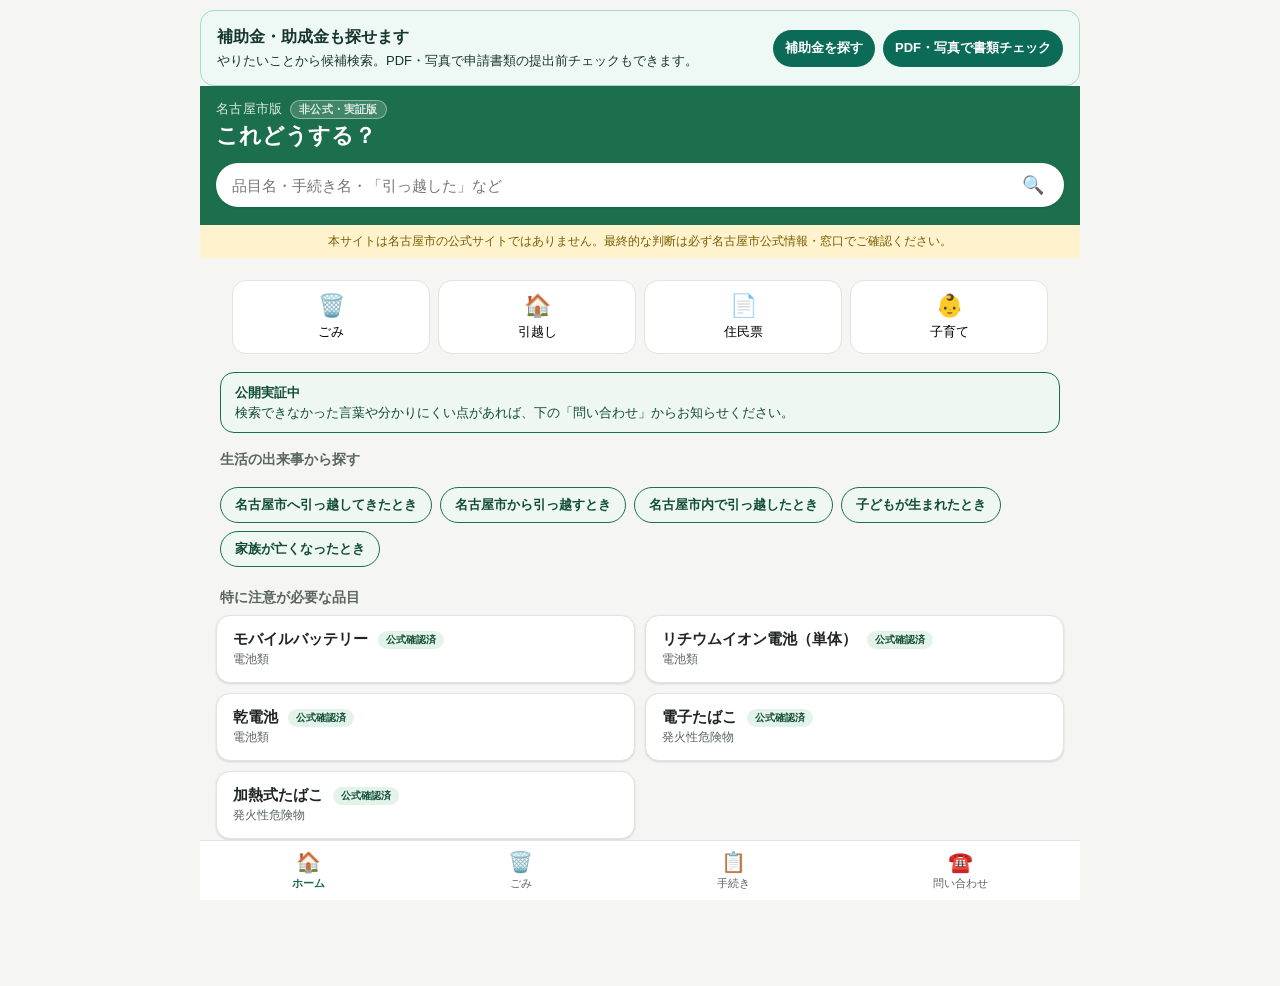
<file: index.html>
<!DOCTYPE html>
<html lang="ja">
<head>
<meta charset="UTF-8" />
<meta name="viewport" content="width=device-width, initial-scale=1" />
<meta http-equiv="refresh" content="0; url=src/app/index.html" />
<title>これどうする？ 名古屋市版｜非公式・実証版</title>
<meta name="description" content="名古屋市の公式情報をもとに、ごみ・主要手続に加え、補助金・助成金候補検索とPDF・写真による申請書類の提出前チェックを行う非公式の実証サービスです。最終確認は名古屋市公式情報をご利用ください。" />
<meta property="og:type" content="website" />
<meta property="og:site_name" content="これどうする？ 名古屋市版" />
<meta property="og:title" content="これどうする？ 名古屋市版｜非公式・実証版" />
<meta property="og:description" content="名古屋市の公式情報をもとに、ごみ・主要手続に加え、補助金・助成金候補検索とPDF・写真による申請書類の提出前チェックを行う非公式の実証サービスです。最終確認は名古屋市公式情報をご利用ください。" />
<meta property="og:url" content="https://fukuoka1980521-beep.github.io/kore-dousuru-nagoya/" />
<meta name="twitter:card" content="summary" />
<meta name="twitter:title" content="これどうする？ 名古屋市版｜非公式・実証版" />
<meta name="twitter:description" content="名古屋市の公式情報をもとに、ごみ・主要手続に加え、補助金・助成金候補検索とPDF・写真による申請書類の提出前チェックを行う非公式の実証サービスです。最終確認は名古屋市公式情報をご利用ください。" />
<script>location.replace('src/app/index.html');</script>
</head>
<body>
<p><a href="src/app/index.html">これどうする？ 名古屋市版 を開く</a></p><p><a href="src/app/assist/index.html">補助金・申請チェックを開く</a></p>
<p>本サイトは名古屋市の公式サイトではない非公式の公開実証版です。</p>
</body>
</html>
</file>
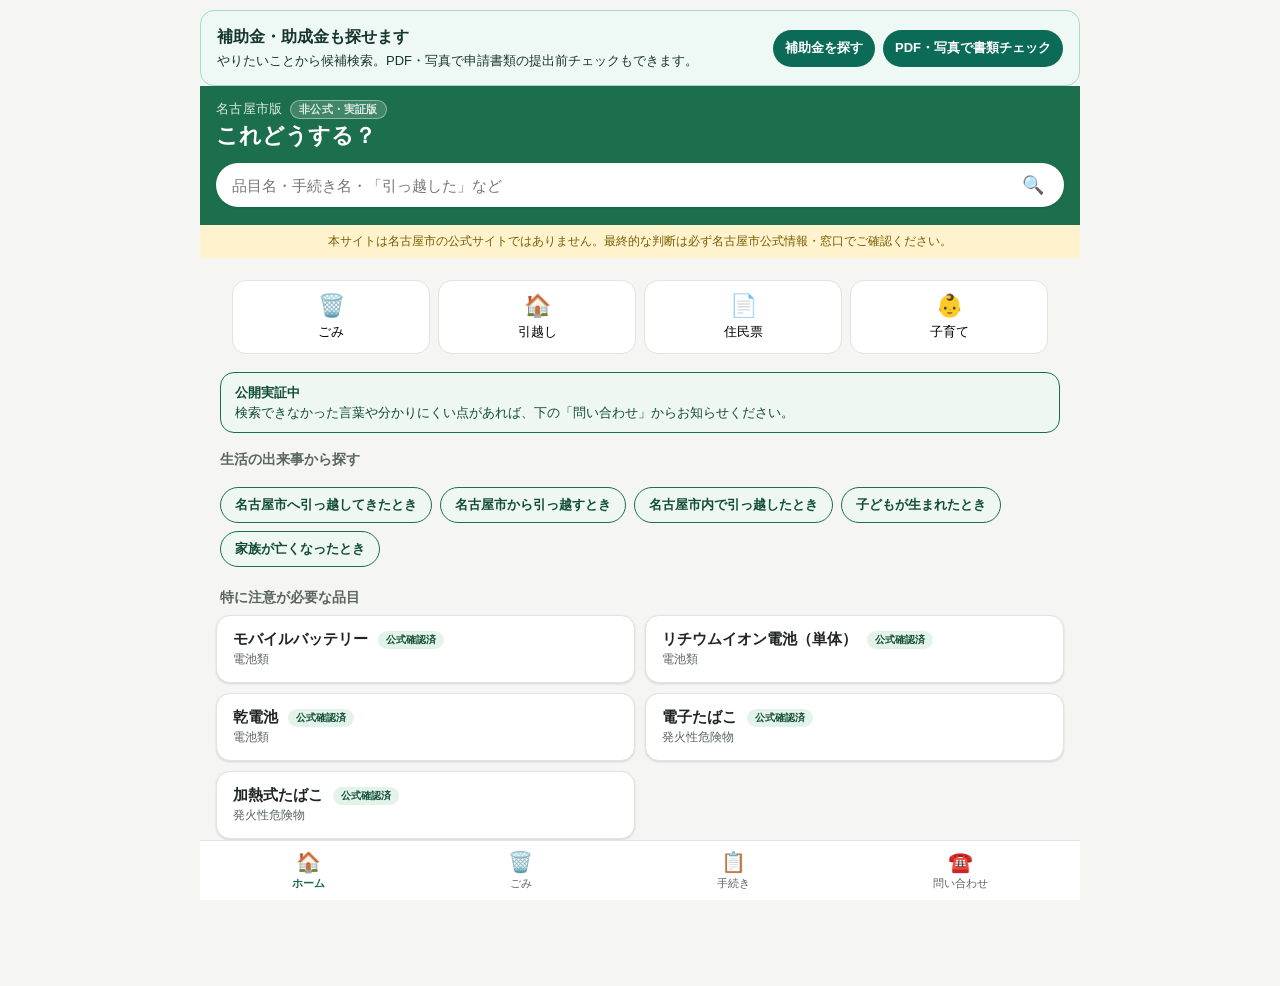
<file: src/app/index.html>
<!doctype html>
<html lang="ja">
<head>
<meta charset="utf-8" />
<meta name="viewport" content="width=device-width, initial-scale=1, viewport-fit=cover" />
<title>これどうする？ 名古屋市版｜非公式・実証版</title>
<meta name="description" content="名古屋市の公式情報をもとに、ごみの出し方や主要な生活手続を「次に何をすればよいか」の形で確認する非公式の実証サービスです。最終確認は名古屋市公式情報をご利用ください。" />
<meta property="og:type" content="website" />
<meta property="og:site_name" content="これどうする？ 名古屋市版" />
<meta property="og:title" content="これどうする？ 名古屋市版｜非公式・実証版" />
<meta property="og:description" content="名古屋市の公式情報をもとに、ごみの出し方や主要な生活手続を「次に何をすればよいか」の形で確認する非公式の実証サービスです。最終確認は名古屋市公式情報をご利用ください。" />
<meta property="og:url" content="https://fukuoka1980521-beep.github.io/kore-dousuru-nagoya/" />
<meta name="twitter:card" content="summary" />
<meta name="twitter:title" content="これどうする？ 名古屋市版｜非公式・実証版" />
<meta name="twitter:description" content="名古屋市の公式情報をもとに、ごみの出し方や主要な生活手続を「次に何をすればよいか」の形で確認する非公式の実証サービスです。最終確認は名古屋市公式情報をご利用ください。" />
<link rel="stylesheet" href="style.css" />
<style>
.assist-launch{max-width:880px;margin:10px auto 0;padding:14px 16px;background:#eef8f5;border:1px solid #a8d8ca;border-radius:14px;display:flex;gap:14px;align-items:center;justify-content:space-between;font-family:-apple-system,BlinkMacSystemFont,"Segoe UI","Yu Gothic UI",Meiryo,sans-serif;color:#17352f;line-height:1.45}
.assist-launch b{font-size:16px}.assist-launch span{font-size:13px}.assist-launch-actions{display:flex;gap:8px;flex-wrap:wrap}.assist-launch-actions a{display:inline-block;background:#0b6b57;color:#fff;text-decoration:none;font-weight:700;padding:9px 12px;border-radius:999px;font-size:13px;white-space:nowrap}.assist-launch-actions a:focus-visible{outline:3px solid #005fcc;outline-offset:3px}
@media(max-width:700px){.assist-launch{margin:8px 8px 0;align-items:stretch;flex-direction:column}.assist-launch-actions a{flex:1;text-align:center}}
</style></head>
<body>
<div class="assist-launch" role="region" aria-label="補助金・申請チェック">
  <div><b>補助金・助成金も探せます</b><br><span>やりたいことから候補検索。PDF・写真で申請書類の提出前チェックもできます。</span></div>
  <div class="assist-launch-actions"><a href="assist/index.html#subsidy">補助金を探す</a><a href="assist/index.html#documents">PDF・写真で書類チェック</a></div>
</div><div id="app">読み込み中…</div>
<script src="../../municipalities/shared/core.js"></script>
<script src="support-overlay.js"></script>
<script src="coverage-gap-overlay.js"></script>
<script src="app.js"></script>
</body>
</html>
</file>
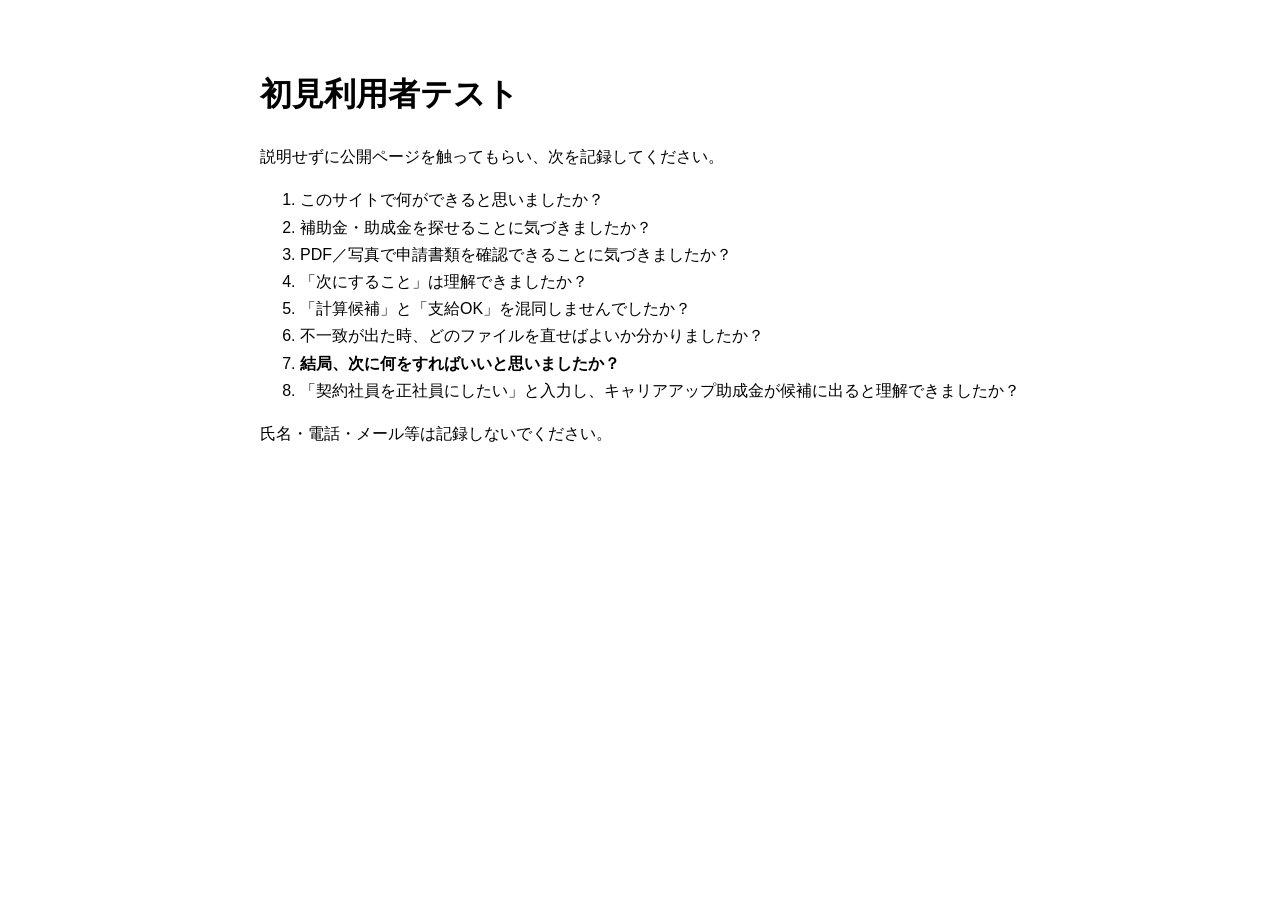
<file: handa/HUMAN_VALIDATION.html>
<!doctype html><html lang="ja"><meta charset="utf-8"><meta name="viewport" content="width=device-width,initial-scale=1"><title>どうする半田 Human Validation</title><body style="font-family:sans-serif;max-width:760px;margin:30px auto;padding:16px;line-height:1.7"><h1>初見利用者テスト</h1><p>説明せずに公開ページを触ってもらい、次を記録してください。</p><ol><li>このサイトで何ができると思いましたか？</li><li>補助金・助成金を探せることに気づきましたか？</li><li>PDF／写真で申請書類を確認できることに気づきましたか？</li><li>「次にすること」は理解できましたか？</li><li>「計算候補」と「支給OK」を混同しませんでしたか？</li><li>不一致が出た時、どのファイルを直せばよいか分かりましたか？</li><li><b>結局、次に何をすればいいと思いましたか？</b></li><li>「契約社員を正社員にしたい」と入力し、キャリアアップ助成金が候補に出ると理解できましたか？</li></ol><p>氏名・電話・メール等は記録しないでください。</p></body></html>
</file>
<file: src/app/style.css>
:root {
  --bg: #f5f6f4;
  --surface: #ffffff;
  --text: #1f2622;
  --text-sub: #5a6560;
  --brand: #1b6f4c;
  --brand-dark: #114c34;
  --accent: #e08b1d;
  --danger: #c0392b;
  --border: #e1e4e0;
  --radius: 14px;
  --shadow: 0 1px 3px rgba(0, 0, 0, 0.08), 0 1px 2px rgba(0, 0, 0, 0.06);
  font-size: 16px;
}

* { box-sizing: border-box; }

body {
  margin: 0;
  font-family: "Hiragino Sans", "Yu Gothic", "Noto Sans JP", sans-serif;
  background: var(--bg);
  color: var(--text);
  -webkit-text-size-adjust: 100%;
}

.app-shell { max-width: 480px; margin: 0 auto; min-height: 100vh; background: var(--bg); padding-bottom: 72px; }

header.app-header {
  background: var(--brand);
  color: #fff;
  padding: 14px 16px 18px;
  position: sticky;
  top: 0;
  z-index: 10;
}
header.app-header .muni-name { font-size: 13px; opacity: 0.85; letter-spacing: 0.02em; }
header.app-header .app-title { font-size: 22px; font-weight: 700; margin-top: 2px; }
.unofficial-badge {
  display: inline-block;
  background: rgba(255, 255, 255, 0.2);
  border: 1px solid rgba(255, 255, 255, 0.5);
  border-radius: 999px;
  padding: 1px 8px;
  font-size: 11px;
  font-weight: 700;
  letter-spacing: 0.02em;
  margin-left: 4px;
}

.search-box {
  margin-top: 12px;
  display: flex;
  background: #fff;
  border-radius: 999px;
  padding: 10px 14px;
  box-shadow: var(--shadow);
}
.search-box input {
  flex: 1;
  border: none;
  outline: none;
  font-size: 15px;
  color: var(--text);
}
.search-box button { border: none; background: none; font-size: 18px; cursor: pointer; }

.priority-nav {
  display: grid;
  grid-template-columns: repeat(4, 1fr);
  gap: 8px;
  padding: 14px 16px 4px;
}
.priority-nav button {
  background: var(--surface);
  border: 1px solid var(--border);
  border-radius: var(--radius);
  padding: 12px 4px;
  text-align: center;
  font-size: 13px;
  cursor: pointer;
}
.priority-nav button .icon { font-size: 22px; display: block; margin-bottom: 4px; }

main { padding: 8px 16px 24px; }

.section-title { font-size: 14px; font-weight: 700; color: var(--text-sub); margin: 18px 4px 8px; }

.result-list { display: flex; flex-direction: column; gap: 10px; }

.result-item {
  background: var(--surface);
  border: 1px solid var(--border);
  border-radius: var(--radius);
  padding: 14px 16px;
  cursor: pointer;
  box-shadow: var(--shadow);
}
.result-item .name { font-weight: 700; font-size: 15px; }
.result-item .category { font-size: 12px; color: var(--text-sub); margin-top: 2px; }

.status-badge {
  display: inline-block;
  font-size: 10px;
  padding: 2px 8px;
  border-radius: 999px;
  margin-left: 6px;
  vertical-align: middle;
}
.status-badge.confirmed { background: #e3f3ea; color: var(--brand-dark); }
.status-badge.partial { background: #fdeecb; color: #8a5a00; }
.status-badge.unconfirmed { background: #fde5e2; color: var(--danger); }

.card {
  background: var(--surface);
  border-radius: var(--radius);
  box-shadow: var(--shadow);
  padding: 18px 18px 20px;
  margin-top: 8px;
}
.card h2 { font-size: 18px; margin: 0 0 4px; }
.card .conclusion { font-size: 15px; line-height: 1.6; background: #eef7f1; border-left: 4px solid var(--brand); padding: 10px 12px; border-radius: 8px; margin: 10px 0; }
.card dl { margin: 0; }
.card dl .row { display: flex; padding: 9px 0; border-top: 1px solid var(--border); }
.card dl .row:first-child { border-top: none; }
.card dl dt { flex: 0 0 92px; font-size: 12px; color: var(--text-sub); padding-top: 2px; }
.card dl dd { flex: 1; min-width: 0; margin: 0; font-size: 14px; line-height: 1.55; overflow-wrap: break-word; word-break: break-word; }
.card .official-link { display: inline-block; margin-top: 4px; color: var(--brand); text-decoration: underline; font-size: 13px; overflow-wrap: break-word; word-break: break-word; }
.card .danger-notes { color: var(--danger); font-weight: 600; }
.card .phone-block { background: #fff8ea; border-radius: 8px; padding: 8px 10px; font-size: 14px; overflow-wrap: break-word; word-break: break-word; }
.card .phone-block a { color: inherit; font-weight: 700; overflow-wrap: break-word; word-break: break-word; }

.back-link { display: inline-block; margin: 12px 4px; color: var(--brand); font-size: 14px; cursor: pointer; }

.zero-result { text-align: center; padding: 40px 12px; color: var(--text-sub); }
.zero-result .suggestions { margin-top: 16px; display: flex; flex-wrap: wrap; gap: 8px; justify-content: center; }
.zero-result .suggestions button { border: 1px solid var(--border); background: #fff; border-radius: 999px; padding: 6px 14px; font-size: 13px; }
.zero-result .official-box { margin-top: 20px; background: var(--surface); border-radius: var(--radius); padding: 16px; text-align: left; }

.notice-banner {
  background: #fff3cd;
  color: #7a5b00;
  font-size: 12px;
  padding: 8px 16px;
  text-align: center;
}

.beta-notice {
  background: #eef7f1;
  border: 1px solid var(--brand);
  border-radius: var(--radius);
  padding: 10px 14px;
  margin: 14px 4px 4px;
  font-size: 13px;
  color: var(--brand-dark);
  line-height: 1.5;
}
.beta-notice strong { font-size: 13px; }

.feedback-privacy-note { color: var(--danger); }

.site-copyright { font-size: 11px; color: var(--text-sub); margin-top: 8px; }

.date-picker-row { display:flex; align-items:center; gap:8px; font-size: 12px; color: var(--text-sub); margin: 4px 4px 0; }
.date-picker-row input { font-size: 12px; }

.search-result-summary {
  font-size: 15px;
  font-weight: 700;
  color: var(--brand-dark);
  background: #eef7f1;
  border-radius: 8px;
  padding: 8px 12px;
  margin: 4px 4px 8px;
}

.category-chip-row { display: flex; gap: 8px; overflow-x: auto; padding: 10px 4px 4px; }
.category-chip-row button {
  flex: 0 0 auto;
  border: 1px solid var(--border);
  background: var(--surface);
  color: var(--text-sub);
  border-radius: 999px;
  padding: 6px 14px;
  font-size: 13px;
  white-space: nowrap;
}
.category-chip-row button.active { background: var(--brand); border-color: var(--brand); color: #fff; font-weight: 700; }

/* 生活イベント: 「ホームから出来事を選ぶ」導線と、イベント詳細内の
   確認項目チェックリスト。procedureのデータ(期限等)は複製せず参照のみ。 */
.event-chip-row { display: flex; flex-wrap: wrap; gap: 8px; padding: 10px 4px 4px; }
.event-chip-row button {
  flex: 0 0 auto;
  border: 1px solid var(--brand);
  background: #eef7f1;
  color: var(--brand-dark);
  border-radius: 999px;
  padding: 8px 14px;
  font-size: 13px;
  font-weight: 700;
  cursor: pointer;
}

.event-result-item { border-left: 4px solid var(--brand); }

.life-event-card .conclusion { background: #eef7f1; }
.related-proc-list { display: flex; flex-direction: column; gap: 10px; margin-top: 4px; }
.related-proc-card {
  border: 1px solid var(--border);
  border-radius: var(--radius);
  padding: 12px 14px;
  background: var(--surface);
}
.related-proc-name { font-weight: 700; font-size: 15px; }
.related-proc-condition { font-size: 12px; color: var(--brand-dark); background: #eef7f1; display: inline-block; padding: 2px 8px; border-radius: 999px; margin-top: 4px; }
.related-proc-deadline { font-size: 13px; color: var(--text-sub); margin-top: 6px; }
.related-proc-confirm {
  margin-top: 10px;
  border: none;
  background: var(--brand);
  color: #fff;
  border-radius: 999px;
  padding: 8px 18px;
  font-size: 13px;
  font-weight: 700;
  cursor: pointer;
}
.event-waste-link {
  display: block;
  width: 100%;
  margin-top: 14px;
  border: 1px solid var(--border);
  background: #fff;
  color: var(--text);
  border-radius: var(--radius);
  padding: 12px;
  font-size: 14px;
  cursor: pointer;
  text-align: center;
}

footer.app-footer {
  position: fixed;
  bottom: 0; left: 0; right: 0;
  max-width: 480px; margin: 0 auto;
  background: var(--surface);
  border-top: 1px solid var(--border);
  display: flex;
  justify-content: space-around;
  padding: 8px 0 max(8px, env(safe-area-inset-bottom));
}
footer.app-footer button { background: none; border: none; font-size: 11px; color: var(--text-sub); display:flex; flex-direction:column; align-items:center; gap:2px; }
footer.app-footer button.active { color: var(--brand); font-weight: 700; }
footer.app-footer button .icon { font-size: 20px; }

.deeplink-error {
  background: #fde5e2;
  color: var(--danger);
  border-radius: var(--radius);
  padding: 12px 14px;
  font-size: 13px;
  margin: 8px 4px 14px;
}

.fuzzy-suggestions { display: flex; flex-wrap: wrap; gap: 8px; }
.fuzzy-candidate {
  display: flex;
  flex-direction: column;
  align-items: flex-start;
  gap: 2px;
  border: 1px solid var(--border);
  background: #fff;
  border-radius: 10px;
  padding: 8px 12px;
  font-size: 13px;
  cursor: pointer;
  text-align: left;
}
.fuzzy-candidate .name { font-weight: 700; }
.fuzzy-candidate .category { font-size: 11px; color: var(--text-sub); }

.feedback-box { margin-top: 16px; text-align: center; }
.feedback-link {
  display: inline-block;
  color: var(--brand);
  text-decoration: underline;
  font-size: 13px;
}
.feedback-note { font-size: 11px; color: var(--text-sub); margin-top: 4px; }

.freshness-banner {
  background: #fdeecb;
  color: #8a5a00;
  border-radius: 8px;
  padding: 10px 12px;
  font-size: 13px;
  margin: 10px 0;
  line-height: 1.5;
}
.freshness-policy-note { display: block; font-size: 11px; color: var(--text-sub); margin-top: 4px; }

.stale-highrisk-banner {
  background: #fde5e2;
  color: var(--danger);
  border-radius: 8px;
  padding: 12px 14px;
  margin: 10px 0;
  font-size: 14px;
  line-height: 1.6;
}
.stale-highrisk-banner strong { font-size: 15px; }

.share-block { margin-top: 14px; display: flex; flex-direction: column; gap: 6px; }
.share-btn {
  align-self: flex-start;
  border: 1px solid var(--border);
  background: #fff;
  border-radius: 999px;
  padding: 8px 16px;
  font-size: 13px;
  cursor: pointer;
  color: var(--text);
}
.share-url-fallback {
  width: 100%;
  font-size: 12px;
  padding: 6px 8px;
  border: 1px solid var(--border);
  border-radius: 6px;
  color: var(--text-sub);
  background: var(--bg);
}

.office-finder {
  margin-top: 18px;
  border-top: 1px dashed var(--border);
  padding-top: 14px;
}
.office-finder-controls { display: flex; flex-direction: column; gap: 10px; }
.office-finder-field {
  display: flex;
  flex-direction: column;
  gap: 4px;
  font-size: 12px;
  color: var(--text-sub);
}
.office-finder-field select {
  font-size: 15px;
  padding: 10px 8px;
  border: 1px solid var(--border);
  border-radius: 8px;
  background: var(--surface);
  color: var(--text);
}
.office-finder-reset { margin: 10px 4px 0; font-size: 13px; }
.office-result { margin-top: 12px; }
.office-result-card {
  border: 1px solid var(--border);
  border-radius: var(--radius);
  padding: 12px 14px;
  background: var(--surface);
  margin-top: 8px;
  overflow-wrap: break-word;
  word-break: break-word;
}
.office-role-label {
  font-size: 12px;
  color: var(--brand-dark);
  background: #eef7f1;
  display: inline-block;
  padding: 2px 8px;
  border-radius: 999px;
  margin-bottom: 6px;
}
.office-name { font-weight: 700; font-size: 15px; }
.office-address { font-size: 13px; color: var(--text-sub); margin-top: 4px; }
.office-phone { margin-top: 4px; font-size: 14px; }
.office-phone a { color: inherit; font-weight: 700; }
.office-hours { font-size: 13px; color: var(--text-sub); margin-top: 4px; }
.office-links { display: flex; gap: 14px; margin-top: 8px; flex-wrap: wrap; }
.office-links .official-link { margin-top: 0; }
.office-hours-caution {
  font-size: 12px;
  color: var(--text-sub);
  background: #fff8ea;
  border-radius: 8px;
  padding: 8px 10px;
  margin-top: 10px;
}
.office-result-unknown, .office-result-split {
  font-size: 14px;
  line-height: 1.6;
}
.office-result-unknown p, .office-result-split p { margin: 0 0 6px; }

/* スマホでの検索UX限定修正: 検索欄にフォーカス中（＝ソフトウェアキーボード表示中の
   可能性が高い間）だけ、免責バナーを一時的に隠して縦方向の余白を検索結果側へ譲る。
   899px以下のみに閉じているためPC表示（900px以上）は一切変更されない。 */
@media (max-width: 899px) {
  .app-shell:focus-within .notice-banner { display: none; }
}

/* Desktop: the mobile-first shell stays intact below this width, but on a
   PC viewport a fixed 480px column reads as an oversized empty margin.
   Widen the column and let result lists breathe into two columns — no
   sidebar, no dashboard chrome, no separate desktop design. */
@media (min-width: 900px) {
  .app-shell { max-width: 880px; }
  footer.app-footer { max-width: 880px; }
  .result-list { display: grid; grid-template-columns: repeat(2, 1fr); gap: 10px; }
  .fuzzy-suggestions { gap: 10px; }
  .office-finder-controls { flex-direction: row; gap: 16px; }
  .office-finder-field { flex: 1; }
}
</file>
